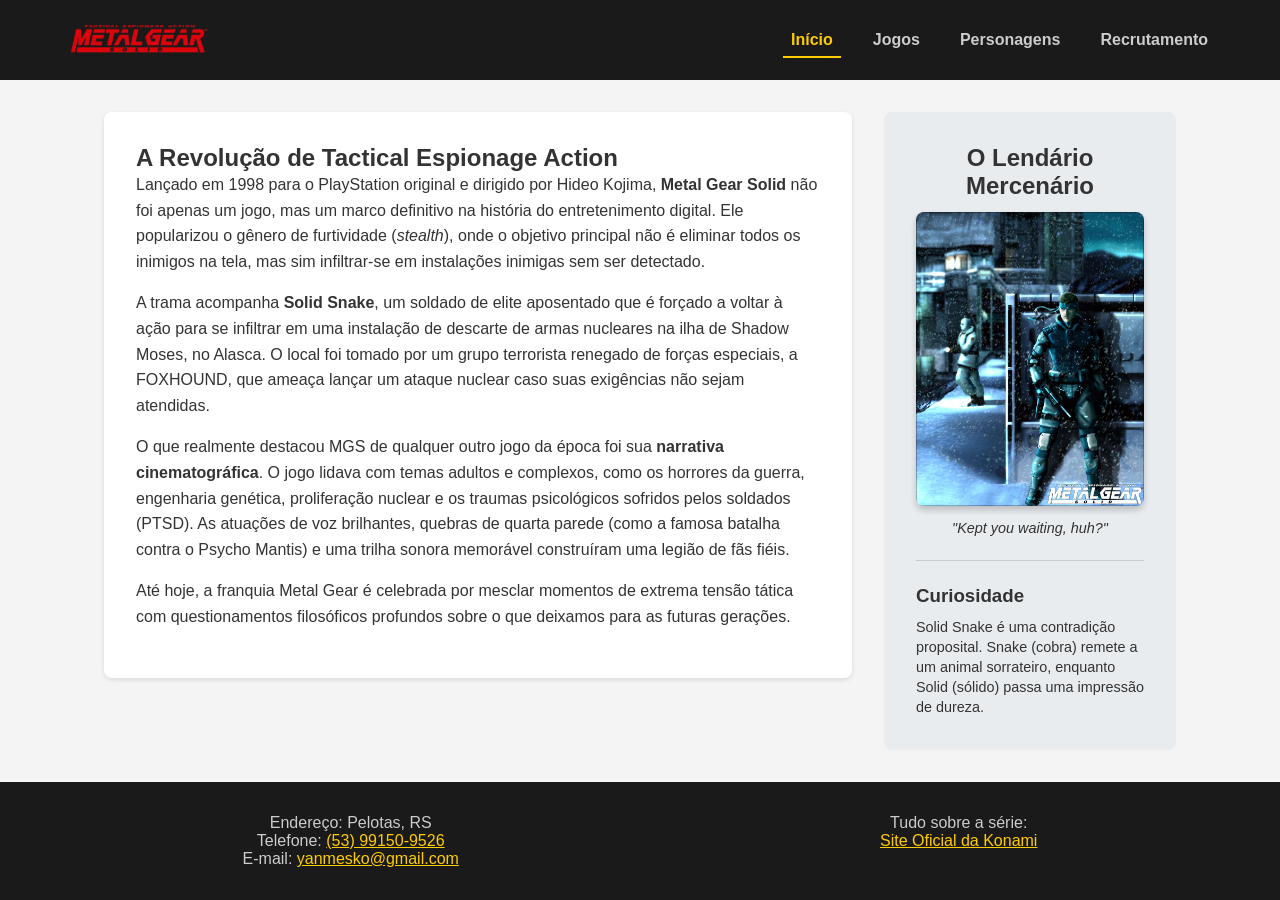
<file: index.html>
<!DOCTYPE html>
<html lang="pt-BR">
<head>
    <meta charset="utf-8">
    <meta name="viewport" content="width=device-width, initial-scale=1.0">
    <meta name="description" content="Fandom dedicado à franquia Metal Gear Solid.">
    <meta name="author" content="Yan">
    <meta name="keywords" content="Metal Gear Solid, MGS, Kojima, Foxhound, Fandom">
    <title>Metal Gear Solid | Início</title>
    <link rel="icon" href="./imagens/favicon.ico" type="image/x-icon">
    <link rel="stylesheet" href="./CSS/estilo.css">
</head>
<body>
    <header class="header-fixo">
        <audio src="./imagens/sound_alert.mp3" id="som-alerta"></audio>
        <img src="./imagens/logo.png" alt="Metal Gear Solid Logo" class="logo" style="cursor: pointer;" onclick="document.getElementById('som-alerta').play()">
        <nav>
            <ul>
                <li><a href="index.html" class="ativo">Início</a></li>
                <li><a href="pag2.html">Jogos</a></li>
                <li><a href="pag3.html">Personagens</a></li>
                <li><a href="pag4.html">Recrutamento</a></li>
            </ul>
        </nav>
    </header>

    <main class="container">
        <section class="conteudo-principal">
            <h1>A Revolução de Tactical Espionage Action</h1>
            <p>Lançado em 1998 para o PlayStation original e dirigido por Hideo Kojima, <strong>Metal Gear Solid</strong> não foi apenas um jogo, mas um marco definitivo na história do entretenimento digital. Ele popularizou o gênero de furtividade (<em>stealth</em>), onde o objetivo principal não é eliminar todos os inimigos na tela, mas sim infiltrar-se em instalações inimigas sem ser detectado.</p>
            
            <p>A trama acompanha <strong>Solid Snake</strong>, um soldado de elite aposentado que é forçado a voltar à ação para se infiltrar em uma instalação de descarte de armas nucleares na ilha de Shadow Moses, no Alasca. O local foi tomado por um grupo terrorista renegado de forças especiais, a FOXHOUND, que ameaça lançar um ataque nuclear caso suas exigências não sejam atendidas.</p>

            <p>O que realmente destacou MGS de qualquer outro jogo da época foi sua <strong>narrativa cinematográfica</strong>. O jogo lidava com temas adultos e complexos, como os horrores da guerra, engenharia genética, proliferação nuclear e os traumas psicológicos sofridos pelos soldados (PTSD). As atuações de voz brilhantes, quebras de quarta parede (como a famosa batalha contra o Psycho Mantis) e uma trilha sonora memorável construíram uma legião de fãs fiéis.</p>

            <p>Até hoje, a franquia Metal Gear é celebrada por mesclar momentos de extrema tensão tática com questionamentos filosóficos profundos sobre o que deixamos para as futuras gerações.</p>
        </section>

        <aside class="conteudo-secundario">
            <h2>O Lendário Mercenário</h2>
            <img src="imagens/solid_snake_destaque.jpg" alt="Solid Snake em Shadow Moses" class="imagem-lateral">
            <p class="citacao"><em>"Kept you waiting, huh?"</em></p>
            <hr>
            <h3>Curiosidade</h3>
            <p class="curiosidade-texto">Solid Snake é uma contradição proposital. Snake (cobra) remete a um animal sorrateiro, enquanto Solid (sólido) passa uma impressão de dureza.</p>
        </aside>
    </main>

    <footer>
        <div class="contato">
            <p>Endereço: Pelotas, RS</p>
            <p>Telefone: <a href="tel:+5553991509526">(53) 99150-9526</a></p>
            <p>E-mail: <a href="mailto:yanmesko@gmail.com">yanmesko@gmail.com</a></p>
        </div>
        <div class="links">
            <p>Tudo sobre a série:</p>
            <a href="https://www.konami.com/mg/" target="_blank">Site Oficial da Konami</a>
        </div>
    </footer>
</body>
</html>
</file>
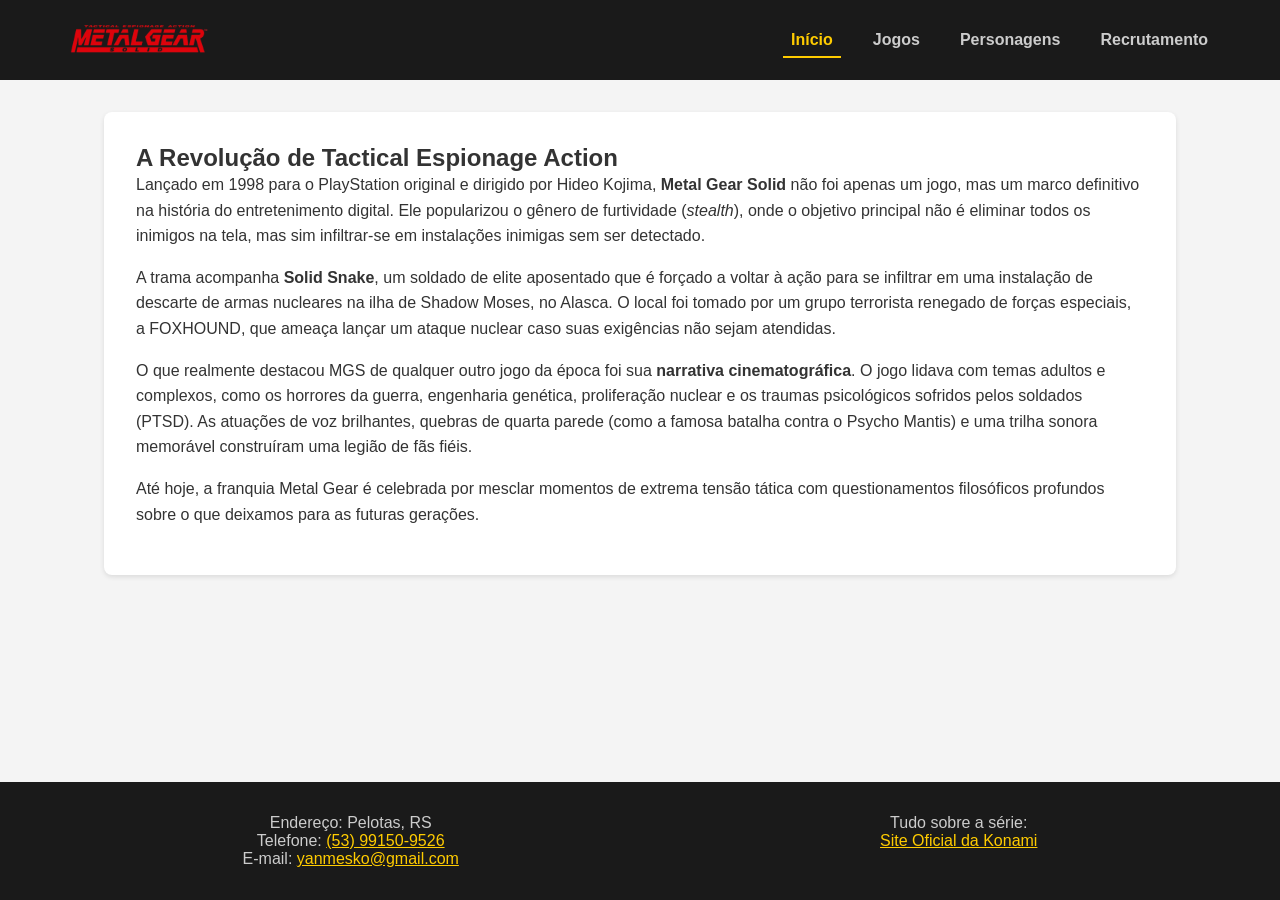
<file: mgs1.html>
<!DOCTYPE html>
<html lang="pt-BR">
<head>
    <meta charset="utf-8">
    <meta name="viewport" content="width=device-width, initial-scale=1.0">
    <meta name="description" content="Fandom dedicado à franquia Metal Gear Solid.">
    <meta name="author" content="Yan">
    <meta name="keywords" content="Metal Gear Solid, MGS, Kojima, Foxhound, Fandom">
    <title>Metal Gear Solid | Início</title>
    <link rel="icon" href="./imagens/favicon.ico" type="image/x-icon">
    <link rel="stylesheet" href="./CSS/estilo.css">
</head>
<body>
    <header class="header-fixo">
        <audio src="./imagens/sound_alert.mp3" id="som-alerta"></audio>
        <img src="./imagens/logo.png" alt="Metal Gear Solid Logo" class="logo" style="cursor: pointer;" onclick="document.getElementById('som-alerta').play()">
        <nav>
            <ul>
                <li><a href="index.html" class="ativo">Início</a></li>
                <li><a href="pag2.html">Jogos</a></li>
                <li><a href="pag3.html">Personagens</a></li>
                <li><a href="pag4.html">Recrutamento</a></li>
            </ul>
        </nav>
    </header>

    <main class="container">
        <section class="conteudo-principal">
            <h1>A Revolução de Tactical Espionage Action</h1>
            <p>Lançado em 1998 para o PlayStation original e dirigido por Hideo Kojima, <strong>Metal Gear Solid</strong> não foi apenas um jogo, mas um marco definitivo na história do entretenimento digital. Ele popularizou o gênero de furtividade (<em>stealth</em>), onde o objetivo principal não é eliminar todos os inimigos na tela, mas sim infiltrar-se em instalações inimigas sem ser detectado.</p>
            
            <p>A trama acompanha <strong>Solid Snake</strong>, um soldado de elite aposentado que é forçado a voltar à ação para se infiltrar em uma instalação de descarte de armas nucleares na ilha de Shadow Moses, no Alasca. O local foi tomado por um grupo terrorista renegado de forças especiais, a FOXHOUND, que ameaça lançar um ataque nuclear caso suas exigências não sejam atendidas.</p>

            <p>O que realmente destacou MGS de qualquer outro jogo da época foi sua <strong>narrativa cinematográfica</strong>. O jogo lidava com temas adultos e complexos, como os horrores da guerra, engenharia genética, proliferação nuclear e os traumas psicológicos sofridos pelos soldados (PTSD). As atuações de voz brilhantes, quebras de quarta parede (como a famosa batalha contra o Psycho Mantis) e uma trilha sonora memorável construíram uma legião de fãs fiéis.</p>

            <p>Até hoje, a franquia Metal Gear é celebrada por mesclar momentos de extrema tensão tática com questionamentos filosóficos profundos sobre o que deixamos para as futuras gerações.</p>
        </section>
    </main>

    <footer>
        <div class="contato">
            <p>Endereço: Pelotas, RS</p>
            <p>Telefone: <a href="tel:+5553991509526">(53) 99150-9526</a></p>
            <p>E-mail: <a href="mailto:yanmesko@gmail.com">yanmesko@gmail.com</a></p>
        </div>
        <div class="links">
            <p>Tudo sobre a série:</p>
            <a href="https://www.konami.com/mg/" target="_blank">Site Oficial da Konami</a>
        </div>
    </footer>
</body>
</html>
</file>
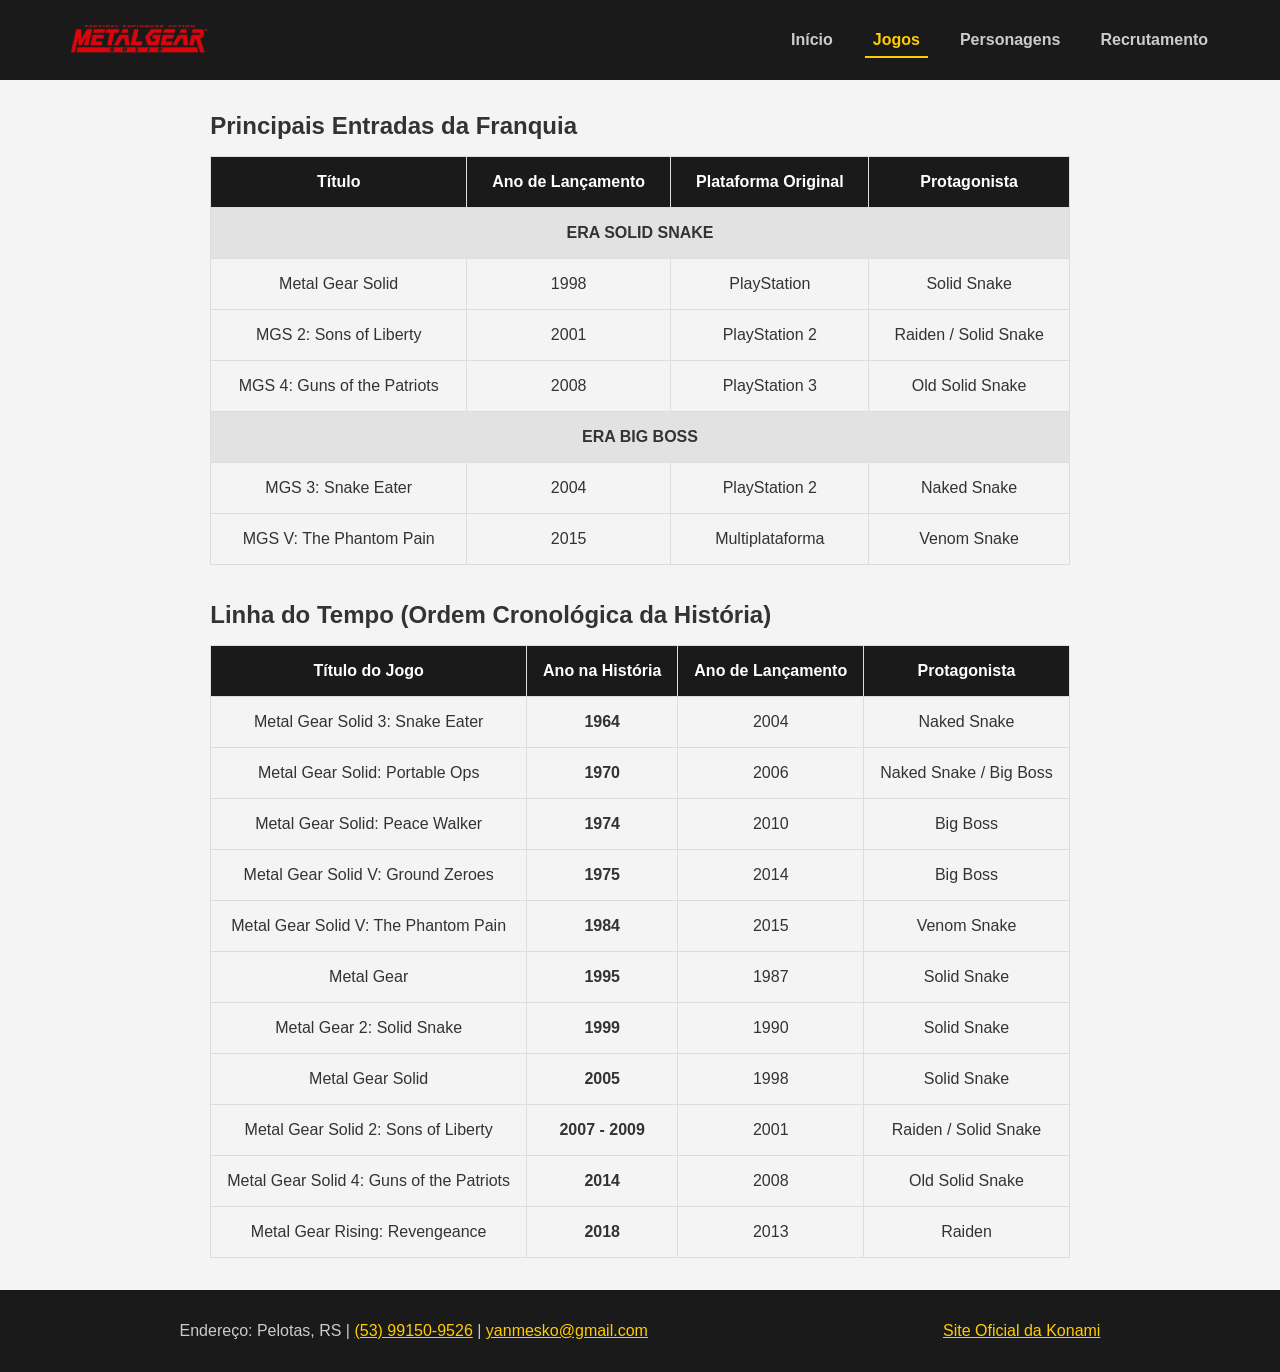
<file: pag2.html>
<!DOCTYPE html>
<html lang="pt-BR">
<head>
    <meta charset="utf-8">
    <meta name="viewport" content="width=device-width, initial-scale=1.0">
    <meta name="description" content="Lista dos principais jogos da franquia Metal Gear Solid.">
    <meta name="author" content="Yan">
    <meta name="keywords" content="Metal Gear Solid, Jogos, Lançamentos, Timeline, MGS1, MGS2">
    <title>Metal Gear Solid | Jogos</title>
    <link rel="icon" href="./imagens/favicon.ico" type="image/x-icon">
    <link rel="stylesheet" href="./CSS/estilo.css">
</head>
<body>
    <header class="header-fixo">
        <audio src="./imagens/sound_alert.mp3" id="som-alerta"></audio>
        <img src="./imagens/logo.png" alt="Metal Gear Solid Logo" class="logo" style="cursor: pointer;" onclick="document.getElementById('som-alerta').play()">
        <nav>
            <ul>
                <li><a href="index.html">Início</a></li>
                <li><a href="pag2.html" class="ativo">Jogos</a></li>
                <li><a href="pag3.html">Personagens</a></li>
                <li><a href="pag4.html">Recrutamento</a></li>
            </ul>
        </nav>
    </header>

    <main class="container">
        <section class="largura-total">
            <h1>Principais Entradas da Franquia</h1>
            
            <table class="tabela-jogos">
                <thead>
                    <tr>
                        <th>Título</th>
                        <th>Ano de Lançamento</th>
                        <th>Plataforma Original</th>
                        <th>Protagonista</th>
                    </tr>
                </thead>
                <tbody>
                    <tr>
                        <td colspan="4" class="linha-mesclada"><strong>Era Solid Snake</strong></td>
                    </tr>
                    <tr onclick="location.href='./mgs1.html'">
                        <td>Metal Gear Solid</td>
                        <td>1998</td>
                        <td>PlayStation</td>
                        <td>Solid Snake</td>
                    </tr>
                    <tr onclick="location.href='./mgs2.html'">
                        <td>MGS 2: Sons of Liberty</td>
                        <td>2001</td>
                        <td>PlayStation 2</td>
                        <td>Raiden / Solid Snake</td>
                    </tr>
                    <tr onclick="location.href='./mgs4.html'">
                        <td>MGS 4: Guns of the Patriots</td>
                        <td>2008</td>
                        <td>PlayStation 3</td>
                        <td>Old Solid Snake</td>
                    </tr>
                    <tr>
                        <td colspan="4" class="linha-mesclada"><strong>Era Big Boss</strong></td>
                    </tr>
                    <tr onclick="location.href='./mgs3.html'">
                        <td>MGS 3: Snake Eater</td>
                        <td>2004</td>
                        <td>PlayStation 2</td>
                        <td>Naked Snake</td>
                    </tr>
                    <tr onclick="location.href='./mgs5.html'">
                        <td>MGS V: The Phantom Pain</td>
                        <td>2015</td>
                        <td>Multiplataforma</td>
                        <td>Venom Snake</td>
                    </tr>
                </tbody>
            </table>

            <br><br>

            <h2>Linha do Tempo (Ordem Cronológica da História)</h2>
            
            <table class="tabela-jogos">
                <thead>
                    <tr>
                        <th>Título do Jogo</th>
                        <th>Ano na História</th>
                        <th>Ano de Lançamento</th>
                        <th>Protagonista</th>
                    </tr>
                </thead>
                <tbody>
                    <tr>
                        <td>Metal Gear Solid 3: Snake Eater</td>
                        <td><strong>1964</strong></td>
                        <td>2004</td>
                        <td>Naked Snake</td>
                    </tr>
                    <tr>
                        <td>Metal Gear Solid: Portable Ops</td>
                        <td><strong>1970</strong></td>
                        <td>2006</td>
                        <td>Naked Snake / Big Boss</td>
                    </tr>
                    <tr>
                        <td>Metal Gear Solid: Peace Walker</td>
                        <td><strong>1974</strong></td>
                        <td>2010</td>
                        <td>Big Boss</td>
                    </tr>
                    <tr>
                        <td>Metal Gear Solid V: Ground Zeroes</td>
                        <td><strong>1975</strong></td>
                        <td>2014</td>
                        <td>Big Boss</td>
                    </tr>
                    <tr>
                        <td>Metal Gear Solid V: The Phantom Pain</td>
                        <td><strong>1984</strong></td>
                        <td>2015</td>
                        <td>Venom Snake</td>
                    </tr>
                    <tr>
                        <td>Metal Gear</td>
                        <td><strong>1995</strong></td>
                        <td>1987</td>
                        <td>Solid Snake</td>
                    </tr>
                    <tr>
                        <td>Metal Gear 2: Solid Snake</td>
                        <td><strong>1999</strong></td>
                        <td>1990</td>
                        <td>Solid Snake</td>
                    </tr>
                    <tr>
                        <td>Metal Gear Solid</td>
                        <td><strong>2005</strong></td>
                        <td>1998</td>
                        <td>Solid Snake</td>
                    </tr>
                    <tr>
                        <td>Metal Gear Solid 2: Sons of Liberty</td>
                        <td><strong>2007 - 2009</strong></td>
                        <td>2001</td>
                        <td>Raiden / Solid Snake</td>
                    </tr>
                    <tr>
                        <td>Metal Gear Solid 4: Guns of the Patriots</td>
                        <td><strong>2014</strong></td>
                        <td>2008</td>
                        <td>Old Solid Snake</td>
                    </tr>
                    <tr>
                        <td>Metal Gear Rising: Revengeance</td>
                        <td><strong>2018</strong></td>
                        <td>2013</td>
                        <td>Raiden</td>
                    </tr>
                </tbody>
            </table>
        </section>
    </main>

    <footer>
        <p>Endereço: Pelotas, RS | <a href="tel:+5553991509526">(53) 99150-9526</a> | <a href="mailto:yanmesko@gmail.com">yanmesko@gmail.com</a></p>
        <a href="https://www.konami.com/mg/" target="_blank">Site Oficial da Konami</a>
    </footer>
</body>
</html>
</file>
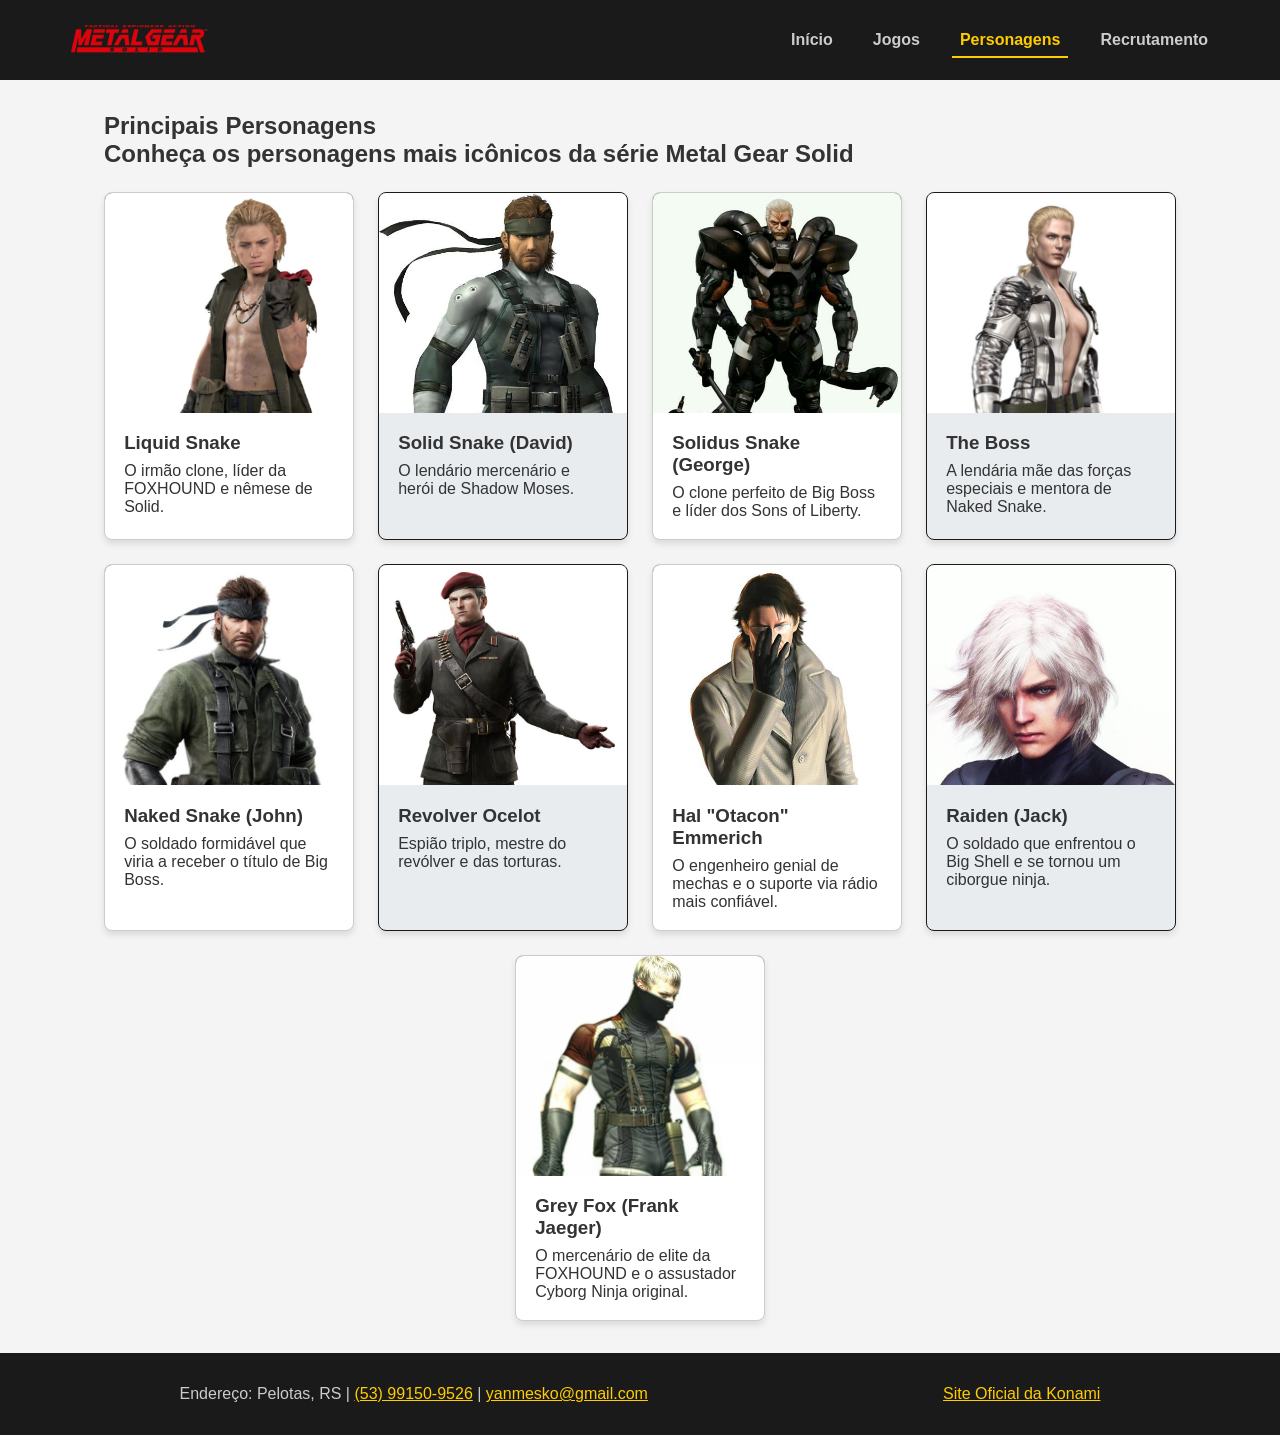
<file: pag3.html>
<!DOCTYPE html>
<html lang="pt-BR">
<head>
    <meta charset="utf-8">
    <meta name="viewport" content="width=device-width, initial-scale=1.0">
    <meta name="description" content="Personagens icônicos de Metal Gear Solid.">
    <meta name="author" content="Yan">
    <meta name="keywords" content="Snake, Ocelot, Otacon, Liquid Snake, Personagens">
    <title>Metal Gear Solid | Personagens</title>
    <link rel="icon" href="./imagens/favicon.ico" type="image/x-icon">
    <link rel="stylesheet" href="./CSS/estilo.css">
</head>
<body>
    <header class="header-fixo">
        <audio src="./imagens/sound_alert.mp3" id="som-alerta"></audio>
        <img src="./imagens/logo.png" alt="Metal Gear Solid Logo" class="logo" style="cursor: pointer;" onclick="document.getElementById('som-alerta').play()">
        <nav>
            <ul>
                <li><a href="index.html">Início</a></li>
                <li><a href="pag2.html">Jogos</a></li>
                <li><a href="pag3.html" class="ativo">Personagens</a></li>
                <li><a href="pag4.html">Recrutamento</a></li>
            </ul>
        </nav>
    </header>

    <main class="container">
        <section id="conteudo-personagens" class="largura-total">
            <h1>Principais Personagens</h1>
            <h2>Conheça os personagens mais icônicos da série Metal Gear Solid</h2>
            
            <ol class="lista-personagens">
                <li>
                    <img src="./imagens/liquid_snake.jpg" alt="Liquid Snake">
                    <div class="card-info">
                        <h3>Liquid Snake</h3>
                        <p>O irmão clone, líder da FOXHOUND e nêmese de Solid.</p>
                    </div>
                </li>
                
                <li>
                    <img src="./imagens/solid_snake.jpg" alt="Solid Snake">
                    <div class="card-info">
                        <h3>Solid Snake (David)</h3>
                        <p>O lendário mercenário e herói de Shadow Moses.</p>
                    </div>
                </li>
                
                <li>
                    <img src="./imagens/solidus_snake.jpg" alt="Solidus Snake">
                    <div class="card-info">
                        <h3>Solidus Snake (George)</h3>
                        <p>O clone perfeito de Big Boss e líder dos Sons of Liberty.</p>
                    </div>
                </li>
                
                <li>
                    <img src="./imagens/the_boss.jpg" alt="The Boss">
                    <div class="card-info">
                        <h3>The Boss</h3>
                        <p>A lendária mãe das forças especiais e mentora de Naked Snake.</p>
                    </div>
                </li>
                
                <li>
                    <img src="./imagens/naked_snake.jpg" alt="Naked Snake">
                    <div class="card-info">
                        <h3>Naked Snake (John)</h3>
                        <p>O soldado formidável que viria a receber o título de Big Boss.</p>
                    </div>
                </li>
                
                <li>
                    <img src="./imagens/revolver_ocelot.jpg" alt="Revolver Ocelot">
                    <div class="card-info">
                        <h3>Revolver Ocelot</h3>
                        <p>Espião triplo, mestre do revólver e das torturas.</p>
                    </div>
                </li>
                
                <li>
                    <img src="./imagens/otacon.jpg" alt="Hal Otacon Emmerich">
                    <div class="card-info">
                        <h3>Hal "Otacon" Emmerich</h3>
                        <p>O engenheiro genial de mechas e o suporte via rádio mais confiável.</p>
                    </div>
                </li>
                
                <li>
                    <img src="./imagens/raiden.jpg" alt="Raiden">
                    <div class="card-info">
                        <h3>Raiden (Jack)</h3>
                        <p>O soldado que enfrentou o Big Shell e se tornou um ciborgue ninja.</p>
                    </div>
                </li>
                
                <li>
                    <img src="./imagens/grey_fox.jpg" alt="Grey Fox">
                    <div class="card-info">
                        <h3>Grey Fox (Frank Jaeger)</h3>
                        <p>O mercenário de elite da FOXHOUND e o assustador Cyborg Ninja original.</p>
                    </div>
                </li>
            </ol>
        </section>
    </main>

    <footer>
        <p>Endereço: Pelotas, RS | <a href="tel:+5553991509526">(53) 99150-9526</a> | <a href="mailto:yanmesko@gmail.com">yanmesko@gmail.com</a></p>
        <a href="https://www.konami.com/mg/" target="_blank">Site Oficial da Konami</a>
    </footer>
</body>
</html>
</file>
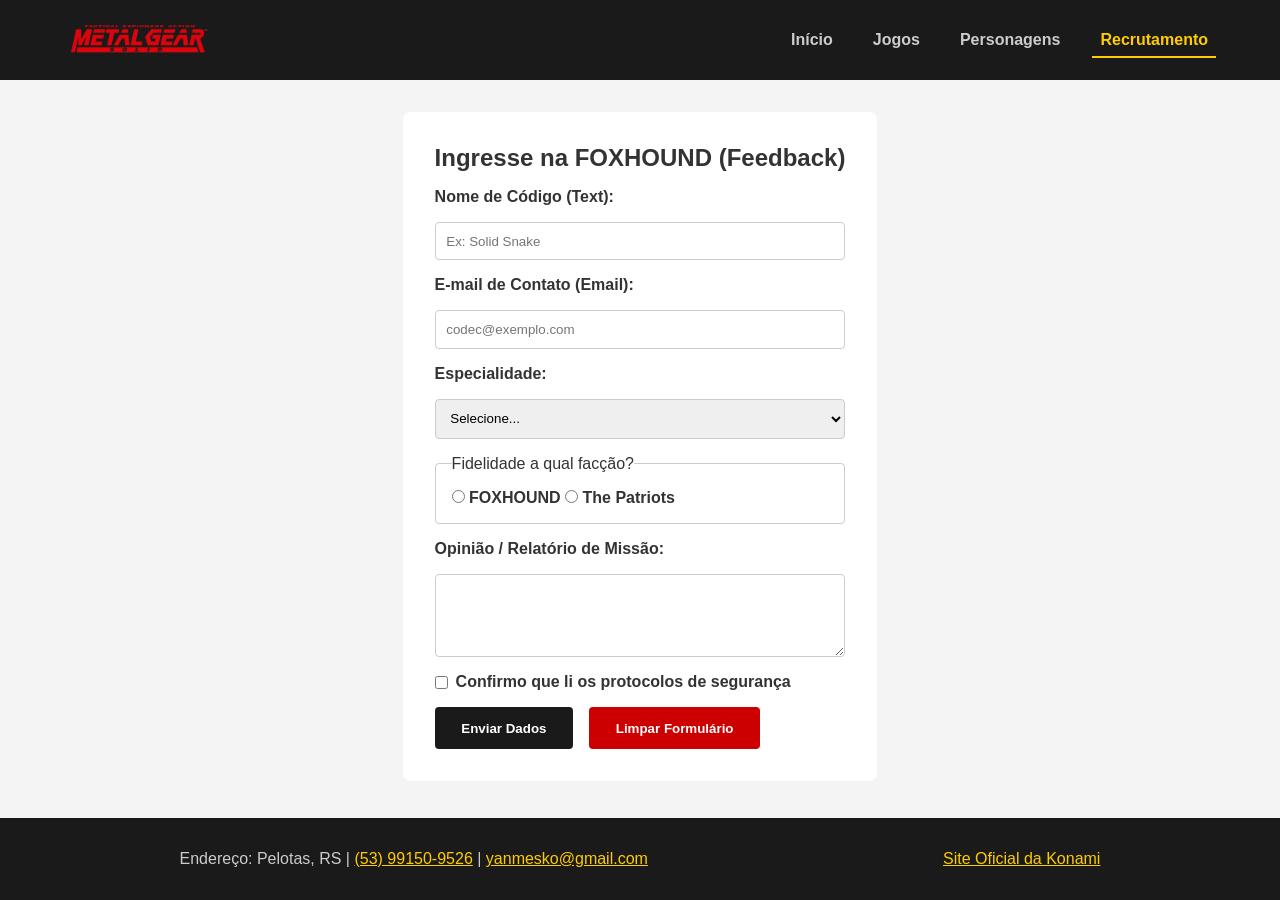
<file: pag4.html>
<!DOCTYPE html>
<html lang="pt-BR">
<head>
    <meta charset="utf-8">
    <meta name="viewport" content="width=device-width, initial-scale=1.0">
    <meta name="description" content="Formulário de recrutamento para a Foxhound.">
    <meta name="author" content="Yan">
    <meta name="keywords" content="Recrutamento, Foxhound, MGS, Formulário">
    <title>Metal Gear Solid | Recrutamento</title>
    <link rel="icon" href="./imagens/favicon.ico" type="image/x-icon">
    <link rel="stylesheet" href="./CSS/estilo.css">
</head>
<body>
    <header class="header-fixo">
        <audio src="./imagens/sound_alert.mp3" id="som-alerta"></audio>
        <img src="./imagens/logo.png" alt="Metal Gear Solid Logo" class="logo" style="cursor: pointer;" onclick="document.getElementById('som-alerta').play()">
        <nav>
            <ul>
                <li><a href="index.html">Início</a></li>
                <li><a href="pag2.html">Jogos</a></li>
                <li><a href="pag3.html">Personagens</a></li>
                <li><a href="pag4.html" class="ativo">Recrutamento</a></li>
            </ul>
        </nav>
    </header>

    <main class="container">
        <section class="form-section">
            <h1>Ingresse na FOXHOUND (Feedback)</h1>
            <form action="#" method="post" class="formulario">
                
                <label for="nome">Nome de Código (Text):</label>
                <input type="text" id="nome" name="nome" required placeholder="Ex: Solid Snake">

                <label for="email">E-mail de Contato (Email):</label>
                <input type="email" id="email" name="email" required placeholder="codec@exemplo.com">

                <label for="especialidade">Especialidade:</label>
                <select id="especialidade" name="especialidade" required>
                    <option value="">Selecione...</option>
                    <option value="infiltracao">Infiltração (Stealth)</option>
                    <option value="demolicao">Demolição</option>
                    <option value="intel">Inteligência / Rádio</option>
                </select>

                <fieldset>
                    <legend>Fidelidade a qual facção?</legend>
                    <label><input type="radio" name="faccao" value="foxhound" required> FOXHOUND</label>
                    <label><input type="radio" name="faccao" value="patriots"> The Patriots</label>
                </fieldset>

                <label for="mensagem">Opinião / Relatório de Missão:</label>
                <textarea id="mensagem" name="mensagem" rows="4" required></textarea>

                <label class="checkbox-label">
                    <input type="checkbox" name="termos" required> Confirmo que li os protocolos de segurança
                </label>

                <div class="botoes">
                    <input type="submit" value="Enviar Dados">
                    <input type="reset" value="Limpar Formulário">
                </div>
            </form>
        </section>
    </main>

    <footer>
        <p>Endereço: Pelotas, RS | <a href="tel:+5553991509526">(53) 99150-9526</a> | <a href="mailto:yanmesko@gmail.com">yanmesko@gmail.com</a></p>
        <a href="https://www.konami.com/mg/" target="_blank">Site Oficial da Konami</a>
    </footer>
</body>
</html>
</file>
<file: CSS/estilo.css>
/*
================================
-- COMEÇO ESTILIZAÇÃO GERAL -- =
================================
*/
* {
    margin: 0;
    padding: 0;
    box-sizing: border-box;
    font-family: 'Segoe UI', Tahoma, Geneva, Verdana, sans-serif;
    scrollbar-width: none;
}

body {
    background-color: #f4f4f4;
    color: #333;

    min-width: 320px; 

    display: flex;
    flex-direction: column;
    min-height: 100vh;
}
/*
=============================
-- FIM ESTILIZAÇÃO GERAL -- =
=============================
*/



/*
===================================================
-- COMEÇO ESTILIZAÇÃO HEADER FIXO TOPO DA TELA -- =
===================================================
*/
.header-fixo {
    /*-- HEADER FIXO ACOMPANHA SCROLL --*/
    position: sticky;
    top: 0;
    z-index: 1000;

    background-color: #1a1a1a;
    color: white;

    display: flex;
    justify-content: space-between;
    align-items: center;

    padding: 1em 5%;
}

.header-fixo .logo {
    max-width: 150px;
}
/*
================================================
-- FIM ESTILIZAÇÃO HEADER FIXO TOPO DA TELA -- =
================================================
*/



/*
=================================
-- COMEÇO ESTILIZAÇÃO NAVBAR -- =
=================================
*/
nav ul {
    list-style: none;

    display: flex;
    gap: 1.5em;
}

nav ul li a {
    cursor: pointer; 

    color: #ccc;
    text-decoration: none;
    font-weight: bold;

    padding: 0.5em;
    
}

 /*-- PÁGINA ATIVA --*/
nav ul li a:hover,
nav ul li a.ativo {
    color: #ffcc00;
    border-bottom: 2px solid #ffcc00;
}
/*
==============================
-- FIM ESTILIZAÇÃO NAVBAR -- =
==============================
*/



/*
======================================
-- COMEÇO ESTILIZAÇÃO DE CONTEÚDO -- =
======================================
*/

.container {
    max-width: 1200px;
    margin: 2em auto;

    padding: 0 5%;

    display: flex;
    flex-wrap: wrap;
    gap: 2em;

    align-items: flex-start;

}

.conteudo-principal {
    flex: 3;
    background: white;
    padding: 2em;
    border-radius: 8px;
    box-shadow: 0 2px 5px rgba(0,0,0,0.1);
}
.conteudo-principal p {
    margin-bottom: 1em;
    line-height: 1.6;
}

.conteudo-secundario {
    flex: 1;
    background: #e9ecef;
    padding: 2em;
    border-radius: 8px;
    overflow: hidden; 
}
.conteudo-secundario h2 {
    margin-bottom: 0.5em;
    text-align: center;
}
.conteudo-secundario h3 {
    margin-bottom: 0.5em;
}
.conteudo-secundario .citacao {
    margin-top: 1em;
    font-size: 0.9em;
    text-align: center;
}
.conteudo-secundario hr {
    margin: 1.5em 0;
    border: none;
    border-top: 1px solid #ccc;
}

.conteudo-secundario .curiosidade-texto {
    font-size: 0.9em;
    line-height: 1.4;
}

.imagem-lateral {
    width: 100%;
    height: auto;
    border-radius: 8px;
    box-shadow: 0 4px 6px rgba(0,0,0,0.2);
    display: block;
    margin: 0 auto;
    object-fit: contain;
}

/*
===================================
-- FIM ESTILIZAÇÃO DE CONTEÚDO -- =
===================================
*/



/*
=========================================
-- COMEÇO PÁGINA 2 - TABELA DE JOGOS -- =
=========================================
*/

.tabela-jogos {
    width: 100%;
    border-collapse: collapse;
    margin-top: 1em;
}

.tabela-jogos th,
.tabela-jogos td {
    border: 1px solid #ddd;
    padding: 1em;
    text-align: center;
}

.tabela-jogos th {
    background-color: #1a1a1a;
    color: white;
}

.linha-mesclada {
    background-color: #e2e2e2;
    text-transform: uppercase;
}

.tabela-jogos tbody tr:hover {
    background-color: #fff3cd;
    cursor: crosshair;
}

/*
======================================
-- FIM PÁGINA 2 - TABELA DE JOGOS -- =
======================================
*/



/*
==============================================
-- COMEÇO PÁGINA 3 - LISTA DE PERSONAGENS -- =
==============================================
*/
.largura-total {
    width: 100%;
}

.lista-personagens {
    list-style: none;
    display: flex;
    flex-wrap: wrap;
    gap: 1.5em;
    justify-content: center;
    margin-top: 1.5em;
    width: 100%;
}

.lista-personagens li {
    background-color: #ffffff;

    border: 1px solid #ccc;
    border-radius: 8px;

    overflow: hidden; 
    width: calc(25% - 1.5em); 
    min-width: 250px; 

    display: flex;
    flex-direction: column;
    box-shadow: 0 4px 6px rgba(0,0,0,0.1);

    transition: transform 0.3s ease, box-shadow 0.3s ease, background-color 0.3s ease;

}

.lista-personagens li img {
    width: 100%;
    height: 220px;
    object-fit: cover;
    object-position: top;
    background-color: #222; 
}

.card-info {
    padding: 1.2em;
    flex: 1;
    display: flex;
    flex-direction: column;
    gap: 0.5em;
}

.card-info h3 a {
    color: #1a1a1a;
    text-decoration: none;
    font-weight: bold;
}

.lista-personagens li:nth-child(even) {
    background-color: #e9ecef;
    border: 1px solid #1a1a1a;
}

.lista-personagens li:hover {
    transform: translateY(-8px);
    box-shadow: 0 12px 20px rgba(0,0,0,0.25);
}

/*-- SELETOR COM 4 NÍVEIS --*/
section#conteudo-personagens ol li h3:hover {
    color: #cc0000;
    text-decoration: underline;
}
/*
===========================================
-- FIM PÁGINA 3 - LISTA DE PERSONAGENS -- =
===========================================
*/



/*
================================================
-- COMEÇO ESTILIZAÇÃO PÁGINA 4 - FORMULÁRIO -- =
================================================
*/
.form-section {
    width: 100%;
    background: white;
    padding: 2em;
    border-radius: 8px;
}

.formulario {
    display: flex;
    flex-direction: column;
    gap: 1em;
    margin-top: 1em;
}

.formulario label {
    font-weight: bold;
}

.formulario input[type="text"],
.formulario input[type="email"],
.formulario select,
.formulario textarea {
    width: 100%;
    padding: 0.8em;
    border: 1px solid #ccc;
    border-radius: 4px;
}

.formulario fieldset {
    padding: 1em;
    border: 1px solid #ccc;
    border-radius: 4px;
}

.checkbox-label {
    font-weight: normal;
    display: flex;
    align-items: center;
    gap: 0.5em;
}

.botoes {
    display: flex;
    gap: 1em;
}

.botoes input {
    padding: 1em 2em;
    border: none;
    border-radius: 4px;
    cursor: pointer;
    background-color: #1a1a1a;
    color: white;
    font-weight: bold;
}

.botoes input[type="reset"] {
    background-color: #cc0000;
}
/*
=============================================
-- FIM ESTILIZAÇÃO PÁGINA 4 - FORMULÁRIO -- =
=============================================
*/



/* 
====================================
-- COMEÇO ESTILIZAÇÃO DO FOOTER -- =
====================================
*/
footer {
    background-color: #1a1a1a;
    color: #ccc;

    text-align: center;

    padding: 2em;
    margin-top: auto;

    display: flex;
    justify-content: space-around;
    flex-wrap: wrap;
    clear: both;
}

footer a {
    color: #ffcc00;
}
/* 
=================================
-- FIM ESTILIZAÇÃO DO FOOTER -- =
=================================
*/



/*
=====================================
-- ESTILIZAÇÃO PRA WIDTHS BAIXAS -- =
=====================================
*/
@media (max-width: 1119px) {
    .container {

        margin: 1em auto;
        gap: 1em; 
        flex-direction: column;
        align-items: stretch;

    }

    .conteudo-principal,
    .conteudo-secundario,
    .form-section
    {
        flex: auto;
        width: 100%;
        flex: auto;
    }

    .header-fixo {
        padding: 1em 5%;
        flex-direction: column;
        gap: 1em;
    }

    .tabela-jogos th,
    .tabela-jogos td {
        padding: 0.5em;
        font-size: 0.9em;
    }

    .lista-personagens li {
        width: 100%;
        min-width: unset;
    }

    nav ul {
        flex-wrap: wrap;
        justify-content: center;
        gap: 0.8em;
    }
    
    .botoes {
        flex-direction: column;
        width: 100%;
    }
    
    .botoes input {
        width: 100%;
    }
}
/*
=========================================
-- FIM ESTILIZAÇÃO PRA WIDTHS BAIXAS -- =
=========================================
*/
</file>
